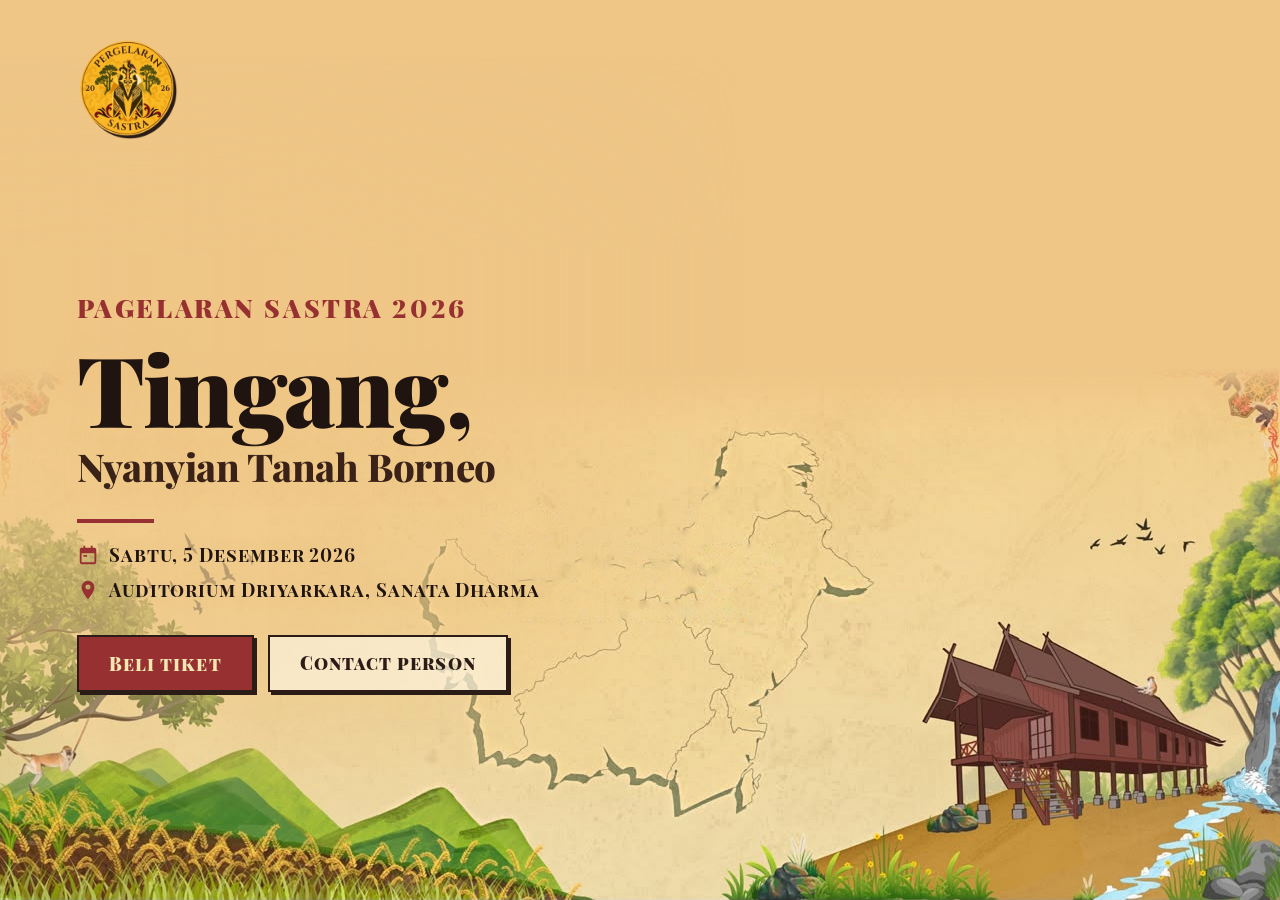
<file: index.html>
<!DOCTYPE html>
<html lang="id">
<head>
  <meta charset="UTF-8">
  <meta name="viewport" content="width=device-width, initial-scale=1, viewport-fit=cover">
  <meta name="theme-color" content="#973031">
  <title>Pagelaran Sastra 2026 - Tiket</title>
  <link rel="preconnect" href="https://fonts.googleapis.com">
  <link rel="preconnect" href="https://fonts.gstatic.com" crossorigin>
  <link href="https://fonts.googleapis.com/css2?family=Bowlby+One&family=Hanken+Grotesk:wght@400;500;700;800&family=Playfair+Display:wght@700;800;900&family=Playfair+Display+SC:wght@700;900&display=swap" rel="stylesheet">
  <link rel="stylesheet" href="style.css">
</head>
<body>
  <main class="page">

    <section id="view-home" class="view">
      <div class="landing">
        <div class="landing-bg" aria-hidden="true"></div>

        <header class="landing-top">
          <img class="landing-logo" src="logo.png" alt="Logo Pagelaran Sastra">
        </header>

        <div class="landing-content">
          <p class="kicker" id="eventName">Pagelaran Sastra 2026</p>
          <h1>
            <span class="h1-a">Tingang,</span>
            <span class="h1-b">Nyanyian Tanah Borneo</span>
          </h1>
          <ul class="landing-info">
            <li>
              <svg viewBox="0 0 24 24" width="22" height="22" aria-hidden="true"><path fill="currentColor" d="M7 2v2H5a2 2 0 0 0-2 2v14a2 2 0 0 0 2 2h14a2 2 0 0 0 2-2V6a2 2 0 0 0-2-2h-2V2h-2v2H9V2H7Zm-2 8h14v10H5V10Zm2 2v2h4v-2H7Z"/></svg>
              <span id="metaDate"></span>
            </li>
            <li>
              <svg viewBox="0 0 24 24" width="22" height="22" aria-hidden="true"><path fill="currentColor" d="M12 2a7 7 0 0 0-7 7c0 5.25 7 13 7 13s7-7.75 7-13a7 7 0 0 0-7-7Zm0 9.5A2.5 2.5 0 1 1 12 6a2.5 2.5 0 0 1 0 5.5Z"/></svg>
              <span id="metaLocation"></span>
            </li>
          </ul>
          <div class="landing-cta">
            <button class="btn btn-red js-buy">Beli tiket</button>
            <a class="btn btn-outline" id="btnContact" target="_blank" rel="noopener">Contact person</a>
          </div>
        </div>
      </div>
    </section>

    <section id="view-tickets" class="view" hidden>
      <header class="step-head">
        <p class="step-label">Langkah 1 dari 3</p>
        <h2>Pilih kategori dan jumlah tiket</h2>
      </header>

      <div class="promo">
        <label for="promoInput">Punya kode promo?</label>
        <div class="promo-row">
          <input id="promoInput" type="text" placeholder="Masukkan kode bundling atau flash sale" autocomplete="off">
          <button id="btnPromo" class="btn btn-teal">Pakai kode</button>
        </div>
        <p id="promoMsg" class="promo-msg" role="status"></p>
      </div>

      <div id="ticketGrid"></div>

      <div class="nav-row center">
        <button id="btnBackHome" class="btn btn-ghost">Kembali</button>
      </div>
    </section>

    <section id="view-data" class="view narrow" hidden>
      <header class="step-head">
        <p class="step-label" id="dataStepLabel"></p>
        <h2 id="dataTitle"></h2>
        <div class="dots" id="dataDots"></div>
      </header>

      <div class="summary">
        <div><span>Kategori</span><b id="sumKategori"></b></div>
        <div><span>Tiket ke</span><b id="sumKe"></b></div>
        <div class="sum-total"><span>Total bayar</span><b id="sumTotal"></b></div>
      </div>

      <form id="personForm" novalidate>
        <div class="field">
          <label for="fEmail">Alamat email</label>
          <input id="fEmail" type="email" placeholder="email@contoh.com" autocomplete="email">
          <p class="hint">Bukti pemesanan akan dikirim ke email ini.</p>
          <p class="err" data-err="email"></p>
        </div>
        <div class="field">
          <label for="fNama">Nama lengkap</label>
          <input id="fNama" type="text" placeholder="Nama sesuai identitas" autocomplete="name">
          <p class="err" data-err="nama"></p>
        </div>
        <div class="field">
          <label for="fHp">Nomor HP / WhatsApp</label>
          <input id="fHp" type="tel" placeholder="08xxxxxxxxxx" autocomplete="tel">
          <p class="err" data-err="hp"></p>
        </div>
        <div class="field">
          <label for="fInstansi">Asal institusi</label>
          <input id="fInstansi" type="text" placeholder="Universitas / Sekolah / Komunitas">
          <p class="err" data-err="instansi"></p>
        </div>
        <div class="field">
          <label for="fInfo">Dapat informasi acara dari mana?</label>
          <input id="fInfo" type="text" placeholder="Instagram / Teman / Poster / dll">
          <p class="err" data-err="info"></p>
        </div>
        <div class="field" id="studentField" hidden>
          <label>Foto kartu pelajar</label>
          <div id="cardDrop" class="dropzone" tabindex="0" role="button">
            <input id="cardInput" type="file" accept="image/jpeg,image/png,image/heic,image/heif,image/webp" hidden>
            <img id="cardPreview" alt="Pratinjau kartu pelajar" hidden>
            <p id="cardText">Klik untuk upload foto kartu pelajar</p>
            <small>Foto harus jelas dan terbaca. JPG, PNG, HEIC</small>
          </div>
          <p class="err" data-err="card"></p>
        </div>
        <div class="nav-row">
          <button type="button" id="btnDataBack" class="btn btn-ghost">Kembali</button>
          <button type="submit" id="btnDataNext" class="btn btn-red grow"></button>
        </div>
      </form>
      <p class="foot-note">Tiket yang sudah dibeli tidak dapat dikembalikan. Dimohon membawa bukti pemesanan saat masuk ke dalam venue.</p>
    </section>

    <section id="view-pay" class="view narrow" hidden>
      <header class="step-head">
        <p class="step-label">Langkah 3 dari 3</p>
        <h2>Bukti pembayaran</h2>
      </header>

      <div class="summary" id="paySummary"></div>

      <div class="pay-box">
        <p class="pay-title">Transfer bank</p>
        <div class="bank">
          <div>
            <b id="bankName"></b>
            <small id="bankHolder"></small>
          </div>
          <div class="bank-num">
            <code id="bankNumber"></code>
            <button type="button" id="btnCopy" class="btn btn-teal btn-sm">Salin</button>
          </div>
        </div>
        <p class="or">atau</p>
        <p class="pay-title">Scan QRIS</p>
        <div class="qris">
          <img id="qrisImg" alt="QRIS pembayaran" onerror="this.replaceWith(Object.assign(document.createElement('p'),{className:'qris-missing',textContent:'Gambar QRIS belum tersedia. Gunakan transfer bank.'}))">
        </div>
      </div>

      <div class="field">
        <label>Upload bukti pembayaran</label>
        <div id="dropzone" class="dropzone" tabindex="0" role="button">
          <input id="proofInput" type="file" accept="image/jpeg,image/png,image/heic,image/heif,image/webp" hidden>
          <img id="proofPreview" alt="Pratinjau bukti pembayaran" hidden>
          <p id="dropText">Klik atau seret foto bukti transfer ke sini</p>
          <small>JPG, PNG, HEIC. Maksimal 5 MB</small>
        </div>
        <p class="err" id="proofErr"></p>
      </div>

      <p id="submitErr" class="err big"></p>
      <div class="nav-row">
        <button type="button" id="btnPayBack" class="btn btn-ghost">Kembali</button>
        <button type="button" id="btnSubmit" class="btn btn-red grow">Kirim pemesanan</button>
      </div>
      <p class="foot-note">Pastikan foto bukti pembayaran sudah benar sebelum dikirim.</p>
    </section>

    <section id="view-done" class="view" hidden>
      <div class="conf">
        <header class="conf-head">
          <div class="conf-stamp">
            <svg viewBox="0 0 24 24" aria-hidden="true"><path fill="none" stroke="currentColor" stroke-width="3.2" stroke-linecap="round" stroke-linejoin="round" d="M4.5 12.8l4.6 4.6L19.5 7"/></svg>
          </div>
          <div>
            <span class="conf-kicker">Pesanan terkirim</span>
            <h2>Terima kasih!</h2>
            <p class="conf-lead">Pemesananmu sudah kami terima dan sedang menunggu verifikasi panitia.</p>
          </div>
        </header>

        <div class="conf-grid">
          <div class="conf-main">
            <article class="ticket">
              <div class="ticket-main">
                <div class="ticket-brand">
                  <img src="logo.png" alt="Logo Pagelaran Sastra">
                  <div>
                    <small>Bukti pemesanan</small>
                    <b id="doneEvent">Pagelaran Sastra 2026</b>
                  </div>
                </div>
                <dl class="ticket-info">
                  <div><dt>Kategori</dt><dd id="doneKategori"></dd></div>
                  <div><dt>Jumlah</dt><dd id="doneQty"></dd></div>
                  <div class="wide"><dt>Atas nama</dt><dd id="doneName"></dd></div>
                  <div class="wide"><dt>Waktu pementasan</dt><dd id="doneDate"></dd></div>
                  <div class="wide"><dt>Lokasi</dt><dd id="doneLoc"></dd></div>
                </dl>
              </div>
              <div class="ticket-stub">
                <small>Kode tiket</small>
                <b id="doneCode"></b>
                <span class="stamp">Menunggu verifikasi</span>
                <button type="button" id="btnCopyCode" class="btn btn-teal btn-sm">Salin kode</button>
              </div>
            </article>

            <div class="total-bar">
              <span>Total bayar</span>
              <b id="doneTotal"></b>
            </div>
            <p id="doneMail" class="conf-mail"></p>
          </div>

          <aside class="conf-side">
            <h3>Langkah selanjutnya</h3>
            <ol class="timeline">
              <li class="done">
                <span class="dot">&#10003;</span>
                <div><b>Pesanan diterima</b><p>Bukti pemesanan sudah dikirim ke emailmu.</p></div>
              </li>
              <li class="now">
                <span class="dot">2</span>
                <div><b>Verifikasi panitia</b><p>Panitia mengecek bukti pembayaran yang kamu upload.</p></div>
              </li>
              <li>
                <span class="dot">3</span>
                <div><b>Tiket aktif</b><p>Setelah terverifikasi, kamu menerima email konfirmasi.</p></div>
              </li>
            </ol>
            <button id="btnAgain" class="btn btn-ghost conf-back">Kembali ke beranda</button>
          </aside>
        </div>
      </div>
    </section>

  </main>

  <div id="modalQty" class="modal" hidden>
    <div class="modal-card" role="dialog" aria-modal="true" aria-labelledby="mqTitle">
      <span class="tag" id="mqTag"></span>
      <h3 id="mqTitle"></h3>
      <p class="mq-price" id="mqPrice"></p>
      <div class="qty-ctrl" id="mqCtrl">
        <button type="button" id="mqMinus" class="qty-btn" aria-label="Kurangi">-</button>
        <output id="mqVal">1</output>
        <button type="button" id="mqPlus" class="qty-btn" aria-label="Tambah">+</button>
      </div>
      <p class="qty-note" id="mqNote"></p>
      <p class="qty-note" id="mqInfo" hidden><b>Paket bundling ini hanya untuk tiket kategori Reguler (Hudoq).</b></p>
      <p class="qty-total">Total <b id="mqTotal"></b></p>
      <div class="nav-row">
        <button type="button" id="mqCancel" class="btn btn-ghost">Batal</button>
        <button type="button" id="mqOk" class="btn btn-red grow">Lanjut</button>
      </div>
    </div>
  </div>

  <div id="modalConfirm" class="modal" hidden>
    <div class="modal-card" role="dialog" aria-modal="true" aria-labelledby="cfTitle">
      <h3 id="cfTitle">Yakin memesan tiket ini?</h3>
      <p class="cf-text" id="cfText"></p>
      <p class="qty-total">Total <b id="cfTotal"></b></p>
      <div class="nav-row">
        <button type="button" id="cfBack" class="btn btn-ghost">Ubah</button>
        <button type="button" id="cfOk" class="btn btn-red grow">Ya, saya yakin</button>
      </div>
    </div>
  </div>

  <div id="modalNet" class="modal" hidden>
    <div class="modal-card" role="alertdialog" aria-modal="true" aria-labelledby="netTitle" aria-describedby="netText">
      <h3 id="netTitle">Pengiriman gagal</h3>
      <p class="cf-text" id="netText">Bukti pembayaran tidak bisa dikirim, mohon cek jaringan Anda kemudian coba lagi.</p>
      <p class="hint">Data dan foto yang sudah kamu isi tetap tersimpan.</p>
      <div class="nav-row">
        <button type="button" id="netClose" class="btn btn-ghost">Tutup</button>
        <button type="button" id="netRetry" class="btn btn-red grow">Coba lagi</button>
      </div>
    </div>
  </div>

  <div id="loader" class="loader" hidden><div class="spin"></div><p id="loaderText">Memuat...</p><p class="loader-sub" id="loaderSub">Mohon tunggu sebentar</p></div>
  <div id="toast" class="toast" role="status"></div>

  <script src="script.js"></script>
</body>
</html>
</file>
<file: style.css>
:root {
  --red: #973031;
  --red-dark: #6f2223;
  --cream: #f4e7b2;
  --paper: #fbf5dc;
  --gold: #fad68a;
  --teal: #597928;
  --teal-dark: #435c1e;
  --forest: #2b1c17;
  --orange: #e0a85e;
  --line: 2.5px solid var(--forest);
  --shadow: 4px 4px 0 var(--forest);
  --shadow-sm: 3px 3px 0 var(--forest);
  --display: "Bowlby One", "Impact", sans-serif;
  --body: "Hanken Grotesk", system-ui, sans-serif;
}

* { box-sizing: border-box; margin: 0; padding: 0; }
[hidden] { display: none !important; }

body {
  font-family: var(--body);
  color: var(--forest);
  background-color: var(--cream);
  min-height: 100vh;
  line-height: 1.5;
}

.page {
  width: min(1080px, 100% - 32px);
  margin: 0 auto;
  padding: 28px 0 64px;
}
.narrow { max-width: 620px; margin: 0 auto; }

h1, h2 { font-family: var(--display); font-weight: 400; line-height: 1.1; letter-spacing: 0.01em; }

.btn {
  font-family: var(--display);
  font-size: 16px;
  letter-spacing: 0.03em;
  padding: 13px 22px;
  border: var(--line);
  background: #fff;
  color: var(--forest);
  cursor: pointer;
  box-shadow: var(--shadow-sm);
  transition: transform 0.08s, box-shadow 0.08s;
  text-decoration: none;
  display: inline-block;
  text-align: center;
}
@media (hover: hover) {
  .btn:hover:not(:disabled) { transform: translate(-1px, -1px); box-shadow: 5px 5px 0 var(--forest); }
}
.btn:active:not(:disabled) { transform: translate(3px, 3px); box-shadow: 0 0 0 var(--forest); }
.btn:disabled { opacity: 0.45; cursor: not-allowed; box-shadow: none; }
.btn-red { background: var(--red); color: var(--cream); }
.btn-teal { background: var(--teal); color: var(--cream); }
.btn-ghost { background: var(--paper); }
.btn-sm { padding: 8px 14px; font-size: 13px; }
.grow { flex: 1; }
:focus-visible { outline: 3px solid var(--orange); outline-offset: 2px; }

.step-head { text-align: center; margin: 12px 0 26px; }
.step-label { font-size: 14px; font-weight: 700; color: var(--red-dark); margin-bottom: 8px; }
.step-head h2 { font-size: clamp(24px, 4vw, 36px); }
.dots { display: flex; justify-content: center; gap: 8px; margin-top: 14px; }
.dots i { width: 12px; height: 12px; border: var(--line); border-radius: 50%; background: #fff; }
.dots i.on { background: var(--red); }
.dots i.done { background: var(--teal); }

.promo {
  background: #fff;
  border: var(--line);
  box-shadow: var(--shadow-sm);
  padding: 18px 20px;
  margin-bottom: 28px;
}
.promo label { font-weight: 800; display: block; margin-bottom: 8px; }
.promo-row { display: flex; gap: 10px; flex-wrap: wrap; }
.promo-row input { flex: 1 1 220px; }
.promo-msg { margin-top: 10px; font-size: 14px; font-weight: 700; }
.promo-msg:empty { display: none; }
.promo-msg.ok { color: var(--teal-dark); }
.promo-msg.bad { color: var(--red-dark); }

input[type="text"], input[type="email"], input[type="tel"] {
  width: 100%;
  font: inherit;
  font-weight: 500;
  padding: 12px 14px;
  border: var(--line);
  background: var(--paper);
  color: var(--forest);
}
input::placeholder { color: rgba(43, 28, 23, 0.5); }
input:focus { outline: none; background: #fff; box-shadow: 3px 3px 0 var(--teal); }
input.invalid { border-color: var(--red-dark); background: #f6dbd5; }

.grid {
  display: grid;
  grid-auto-flow: column;
  grid-auto-columns: minmax(270px, 1fr);
  gap: 20px;
  overflow-x: auto;
  padding: 4px 8px 14px 4px;
  scroll-snap-type: x proximity;
}
.grid > * { scroll-snap-align: start; }

.tcard {
  background: #fff;
  border: var(--line);
  box-shadow: var(--shadow);
  display: flex; flex-direction: column;
  transition: transform 0.1s;
}
.tcard .top { padding: 24px 24px 18px; flex: 1; }
.tcard .tag { display: inline-block; font-size: 12px; font-weight: 800; background: var(--orange); border: 2px solid var(--forest); padding: 1px 8px; margin-bottom: 10px; }
.tcard h3 { font-family: var(--display); font-weight: 400; font-size: 32px; }
.tcard .price { font-size: 26px; font-weight: 800; color: var(--red-dark); margin-top: 4px; }
.tcard .price small { font-size: 13px; font-weight: 500; color: var(--forest); }
.tcard .price.hidden-price { font-size: 16px; font-weight: 700; color: var(--forest); opacity: 0.75; margin-top: 8px; }
.tcard .stock { border-top: var(--line); padding: 16px 24px; font-size: 14px; }
.tcard .stock div { display: flex; justify-content: space-between; margin-bottom: 6px; font-weight: 700; }
.bar { height: 10px; border: 2px solid var(--forest); background: var(--paper); }
.bar i { display: block; height: 100%; background: var(--teal); }
.bar i.low { background: var(--red); }
.tcard > button { margin: 0 24px 24px; box-shadow: none; padding: 15px 22px; }
.tcard.soon, .tcard.ended, .tcard.soldout { background: #e6dbb6; box-shadow: none; }
.tcard.soon .top, .tcard.ended .top, .tcard.soldout .top { opacity: 0.55; }
.tcard.soon .btn, .tcard.ended .btn, .tcard.soldout .btn { background: #d6c9a0; }

.qty-ctrl { display: flex; justify-content: center; align-items: center; gap: 22px; margin: 12px 0; }
.qty-ctrl output { font-family: var(--display); font-size: 40px; min-width: 50px; }
.qty-btn { width: 42px; height: 42px; font-family: var(--display); font-size: 22px; border: var(--line); background: var(--teal); color: var(--cream); cursor: pointer; box-shadow: 2px 2px 0 var(--forest); }
.qty-btn:disabled { opacity: 0.4; cursor: not-allowed; }
.qty-note { font-size: 13px; min-height: 18px; }
.qty-total { margin-top: 8px; font-size: 15px; }
.qty-total b { font-size: 20px; color: var(--red-dark); margin-left: 6px; }

.nav-row { display: flex; gap: 12px; margin-top: 26px; }
.nav-row.center { justify-content: center; flex-wrap: wrap; }

.summary { background: #fff; border: var(--line); box-shadow: var(--shadow); padding: 6px 20px; margin-bottom: 26px; }
.summary > div { display: flex; justify-content: space-between; gap: 12px; padding: 12px 0; border-bottom: 2px dashed rgba(43, 28, 23, 0.3); font-size: 14px; }
.summary > div:last-child { border-bottom: 0; }
.summary span { font-weight: 500; }
.summary b { text-align: right; }
.summary .sum-total b { font-family: var(--display); font-weight: 400; font-size: 24px; color: var(--red-dark); }
.summary .person { flex-direction: column; gap: 2px; }
.summary .person small { font-size: 13px; opacity: 0.75; }

.field { margin-bottom: 18px; }
.field label { display: block; font-weight: 800; font-size: 14px; margin-bottom: 6px; }
.hint { font-size: 13px; margin-top: 5px; opacity: 0.75; }
.err { color: var(--red-dark); font-size: 13px; font-weight: 700; margin-top: 5px; }
.err.big { font-size: 15px; text-align: center; margin-top: 10px; }

.foot-note { text-align: center; font-size: 13px; margin-top: 26px; opacity: 0.75; }

.pay-box { background: #fff; border: var(--line); box-shadow: var(--shadow); padding: 20px; margin-bottom: 26px; }
.pay-title { font-family: var(--display); font-size: 16px; margin-bottom: 12px; }
.bank { display: flex; flex-wrap: wrap; justify-content: space-between; align-items: center; gap: 12px; }
.bank small { display: block; font-size: 13px; opacity: 0.75; }
.bank-num { display: flex; align-items: center; gap: 12px; }
.bank-num code { font-size: 20px; font-weight: 800; letter-spacing: 0.06em; }
.or { text-align: center; margin: 18px 0; font-weight: 700; position: relative; }
.or::before, .or::after { content: ""; position: absolute; top: 50%; width: 38%; border-top: 2px dashed rgba(43, 28, 23, 0.3); }
.or::before { left: 0; }
.or::after { right: 0; }
.qris { display: grid; place-items: center; }
.qris img { width: min(340px, 100%); height: auto; border: var(--line); background: #fff; }
.qris-missing { font-size: 13px; padding: 30px; border: 2px dashed var(--forest); }

.dropzone {
  border: 2.5px dashed var(--forest);
  background: var(--paper);
  padding: 30px 18px;
  text-align: center;
  cursor: pointer;
}
.dropzone:hover, .dropzone.over { background: var(--cream); }
.dropzone p { font-weight: 800; color: var(--teal-dark); }
.dropzone small { display: block; margin-top: 4px; opacity: 0.7; }
.dropzone img { max-width: 100%; max-height: 260px; margin-top: 14px; border: var(--line); }
.dropzone.has p { color: var(--forest); }
.dropzone.has { padding: 0; display: flex; flex-direction: column; overflow: hidden; }
.dropzone.has img {
  order: -1; display: block;
  width: 100%; max-width: none; max-height: min(75vh, 640px);
  margin: 0; border: 0; border-bottom: var(--line);
  object-fit: contain; background: #fff;
}
.dropzone.has p { padding: 14px 16px 0; }
.dropzone.has small { padding: 2px 16px 14px; margin: 0; }
@media (hover: hover) { .dropzone.has:hover img { filter: brightness(0.94); } }

.conf { display: grid; gap: 26px; }
.conf-head {
  display: flex; align-items: center; gap: clamp(16px, 3vw, 26px);
  color: var(--cream);
  background:
    radial-gradient(circle, rgba(250, 214, 138, 0.28) 7px, transparent 8px) 0 0 / 30px 30px,
    var(--red);
  border: var(--line);
  box-shadow: var(--shadow);
  padding: clamp(20px, 4vw, 36px);
}
.conf-stamp {
  flex: none;
  width: clamp(64px, 9vw, 92px); aspect-ratio: 1;
  display: grid; place-items: center;
  border-radius: 50%;
  background: var(--gold); color: var(--forest);
  border: var(--line); box-shadow: 3px 3px 0 var(--forest);
}
.conf-stamp svg { width: 54%; height: 54%; }
.conf-kicker { display: inline-block; background: var(--cream); color: var(--forest); border: 2px solid var(--forest); padding: 2px 12px; font-weight: 800; font-size: 13px; margin-bottom: 10px; }
.conf-head h2 { font-size: clamp(30px, 5vw, 50px); color: var(--cream); }
.conf-lead { margin-top: 8px; max-width: 54ch; color: var(--paper); font-size: clamp(14px, 1.6vw, 16px); }

.conf-grid { display: grid; grid-template-columns: minmax(0, 1.6fr) minmax(0, 1fr); gap: 26px; align-items: start; }

.ticket {
  position: relative; overflow: hidden;
  display: grid; grid-template-columns: minmax(0, 1fr) 240px;
  background: #fff;
  border: var(--line);
  box-shadow: var(--shadow);
}
.ticket-main { padding: clamp(20px, 3vw, 30px); }
.ticket-brand { display: flex; align-items: center; gap: 14px; margin-bottom: 22px; }
.ticket-brand img { width: 62px; height: 62px; flex: none; }
.ticket-brand small { display: block; font-size: 12px; font-weight: 800; letter-spacing: 0.12em; text-transform: uppercase; color: var(--red); }
.ticket-brand b { font-family: var(--display); font-weight: 400; font-size: clamp(18px, 2.4vw, 24px); line-height: 1.15; }
.ticket-info { display: grid; grid-template-columns: 1fr 1fr; gap: 18px 20px; }
.ticket-info .wide { grid-column: 1 / -1; }
.ticket-info dt { font-size: 12px; font-weight: 800; letter-spacing: 0.1em; text-transform: uppercase; opacity: 0.6; }
.ticket-info dd { font-size: 17px; font-weight: 800; margin-top: 2px; overflow-wrap: anywhere; }

.ticket-stub {
  position: relative;
  display: grid; align-content: center; justify-items: center; gap: 12px;
  text-align: center;
  padding: 26px 20px;
  background: var(--gold);
  border-left: 2.5px dashed var(--forest);
}
.ticket-stub::before, .ticket-stub::after {
  content: ""; position: absolute; left: -15px;
  width: 28px; height: 28px; border-radius: 50%;
  background: var(--cream); border: var(--line);
}
.ticket-stub::before { top: -15px; }
.ticket-stub::after { bottom: -15px; }
.ticket-stub small { font-size: 12px; font-weight: 800; letter-spacing: 0.14em; text-transform: uppercase; }
.ticket-stub b { font-family: var(--display); font-weight: 400; font-size: clamp(19px, 2.2vw, 24px); line-height: 1.25; color: var(--red); overflow-wrap: anywhere; }
.stamp { display: inline-block; transform: rotate(-3deg); background: var(--cream); border: var(--line); box-shadow: 2px 2px 0 var(--forest); padding: 4px 10px; font-size: 11px; font-weight: 800; letter-spacing: 0.06em; text-transform: uppercase; }

.total-bar { display: flex; justify-content: space-between; align-items: center; gap: 16px; margin-top: 24px; padding: 16px 24px; background: var(--teal); color: var(--cream); border: var(--line); box-shadow: var(--shadow); }
.total-bar span { font-weight: 800; font-size: 14px; letter-spacing: 0.08em; text-transform: uppercase; }
.total-bar b { font-family: var(--display); font-weight: 400; font-size: clamp(24px, 4vw, 34px); color: var(--gold); }
.conf-mail { margin-top: 20px; padding: 12px 16px; font-size: 14px; background: var(--paper); border: 2px dashed var(--forest); overflow-wrap: anywhere; }

.conf-side { background: #fff; border: var(--line); box-shadow: var(--shadow); padding: clamp(20px, 3vw, 28px); }
.conf-side h3 { font-family: var(--display); font-weight: 400; font-size: 20px; margin-bottom: 20px; }
.timeline { list-style: none; position: relative; display: grid; gap: 24px; }
.timeline::before { content: ""; position: absolute; left: 17px; top: 20px; bottom: 20px; border-left: 3px dashed rgba(43, 28, 23, 0.35); }
.timeline li { position: relative; display: flex; gap: 16px; }
.timeline .dot { position: relative; z-index: 1; flex: none; width: 36px; height: 36px; display: grid; place-items: center; border-radius: 50%; background: #fff; border: var(--line); font-family: var(--display); font-size: 14px; }
.timeline .done .dot { background: var(--teal); color: var(--cream); }
.timeline .now .dot { background: var(--orange); }
.timeline b { display: block; font-size: 16px; }
.timeline p { font-size: 14px; opacity: 0.85; margin-top: 2px; }
.conf-back { width: 100%; margin-top: 28px; }

@media (max-width: 900px) {
  .conf-grid { grid-template-columns: 1fr; }
  .ticket { grid-template-columns: 1fr; }
  .ticket-stub { border-left: 0; border-top: 2.5px dashed var(--forest); }
  .ticket-stub::before { top: -15px; left: -15px; }
  .ticket-stub::after { top: -15px; bottom: auto; left: auto; right: -15px; }
}
@media (max-width: 560px) {
  .conf-head { flex-direction: column; align-items: flex-start; }
  .ticket-info { grid-template-columns: 1fr; }
  .total-bar { padding: 14px 18px; }
}

.loader { position: fixed; inset: 0; background: rgba(43, 28, 23, 0.75); display: grid; place-content: center; justify-items: center; gap: 16px; color: var(--cream); font-weight: 800; z-index: 50; }
.loader-sub { font-weight: 500; font-size: 14px; opacity: 0.85; margin-top: -8px; }
.spin { width: 48px; height: 48px; border: 6px solid var(--cream); border-top-color: var(--orange); border-radius: 50%; animation: spin 0.8s linear infinite; }
@keyframes spin { to { transform: rotate(360deg); } }

.toast { position: fixed; left: 50%; bottom: 24px; transform: translate(-50%, 30px); background: var(--forest); color: var(--cream); padding: 10px 18px; font-weight: 700; border: 2px solid var(--cream); opacity: 0; pointer-events: none; transition: 0.2s; z-index: 60; }
.toast.show { opacity: 1; transform: translate(-50%, 0); }

@media (max-width: 640px) {
  .nav-row { flex-direction: column-reverse; }
  .btn { width: 100%; }
  .btn-sm, .qty-btn { width: auto; }
  .qty-btn { width: 42px; }
}

@media (prefers-reduced-motion: reduce) {
  *, *::before, *::after { animation: none !important; transition: none !important; }
}





.view { transition: opacity 0.25s ease; }
.view.leaving { opacity: 0; }
.view.enter { animation: viewIn 0.4s ease both; }
@keyframes viewIn {
  from { opacity: 0; transform: translateY(10px); }
  to { opacity: 1; transform: none; }
}

.page:has(#view-tickets:not([hidden])) { width: min(1240px, 100% - 32px); }

.modal {
  position: fixed; inset: 0; z-index: 40;
  display: grid; place-items: center; padding: 20px;
  background: rgba(43, 28, 23, 0.72);
  animation: fadeBg 0.2s ease both;
}
.modal[hidden] { display: none; }
.modal-card {
  width: min(420px, 100%);
  background: #fff;
  border: var(--line);
  box-shadow: 6px 6px 0 var(--red);
  padding: 28px 26px 24px;
  text-align: center;
  animation: viewIn 0.28s ease both;
}
.modal-card .tag { display: inline-block; font-size: 12px; font-weight: 800; background: var(--orange); border: 2px solid var(--forest); padding: 1px 8px; margin-bottom: 10px; }
.modal-card h3 { font-family: var(--display); font-weight: 400; font-size: 30px; line-height: 1.15; }
.mq-price { font-size: 20px; font-weight: 800; color: var(--red-dark); margin-top: 4px; }
.modal-card .qty-ctrl { margin: 20px 0 8px; }
.cf-text { margin-top: 14px; font-size: 16px; line-height: 1.55; }
.modal-card .qty-total { margin-top: 14px; }
.modal-card .nav-row { margin-top: 22px; }
@keyframes fadeBg { from { opacity: 0; } to { opacity: 1; } }

html { -webkit-text-size-adjust: 100%; }
body { overflow-x: hidden; }
img { max-width: 100%; }
input { font-size: 16px; }
.grid { -webkit-overflow-scrolling: touch; }

@media (min-width: 1440px) {
  .page:has(#view-tickets:not([hidden])) { width: min(1320px, 100% - 64px); }
}

@media (max-width: 1023px) {
  .page { width: min(1080px, 100% - 40px); }
  .page:has(#view-tickets:not([hidden])) { width: min(1080px, 100% - 40px); }
  .grid { grid-auto-columns: calc((100% - 20px) / 2); }
}

@media (max-width: 640px) {
  .page { width: calc(100% - 24px); padding-top: 16px; }
  .page:has(#view-tickets:not([hidden])) { width: calc(100% - 24px); }
  .step-head { margin: 4px 0 20px; }
  .step-head h2 { font-size: 26px; }
  .promo { padding: 16px; margin-bottom: 22px; }
  .promo-row .btn { width: 100%; }
  .grid { grid-auto-columns: 84%; gap: 14px; }
  .tcard h3 { font-size: 28px; }
  .tcard .top { padding: 20px 20px 16px; }
  .tcard .stock { padding: 14px 20px; }
  .tcard > button { margin: 0 20px 20px; }
  .summary { padding: 4px 16px; }
  .pay-box { padding: 16px; }
  .bank { flex-direction: column; align-items: flex-start; }
  .bank-num code { font-size: 18px; }
  .dropzone { padding: 24px 12px; }
  .modal { align-items: end; padding: 0; }
  .modal-card {
    width: 100%; max-width: none;
    border-bottom-width: 0;
    box-shadow: none;
    padding: 24px 20px calc(20px + env(safe-area-inset-bottom));
    animation: sheetUp 0.3s ease both;
  }
  .toast { width: calc(100% - 32px); text-align: center; }
}

@media (max-width: 380px) {
  .btn { padding: 12px 14px; font-size: 15px; }
  .tcard h3 { font-size: 25px; }
  .modal-card h3 { font-size: 26px; }
}

@media (pointer: coarse) {
  .btn-sm { padding: 11px 16px; }
  .qty-btn { width: 48px; height: 48px; }
  .dropzone, .tcard > button { min-height: 48px; }
}

@keyframes sheetUp {
  from { transform: translateY(40px); opacity: 0; }
  to { transform: none; opacity: 1; }
}

.tcard > button { width: auto; }


.page:has(#view-home:not([hidden])) { width: 100%; padding: 0; }

.btn-outline { background: rgba(255, 250, 235, 0.6); color: var(--forest); }

.landing {
  --bodoni: "Playfair Display", "Bodoni Moda", "Bodoni 72", Didot, Georgia, "Times New Roman", serif;
  --cinzel: "Playfair Display SC", "Playfair Display", Georgia, serif;
  position: relative; isolation: isolate; overflow: hidden;
  display: flex; flex-direction: column;
  min-height: 100vh; min-height: 100dvh;
  background-color: #efc686;
  color: #1f140f;
}
.landing-bg {
  position: absolute; left: 0; right: 0; bottom: 0; z-index: -2;
  aspect-ratio: 2560 / 1066;
  background: url("background.jpg") center / 100% 100% no-repeat;
  -webkit-mask-image: linear-gradient(to bottom, transparent 0, #000 12%);
  mask-image: linear-gradient(to bottom, transparent 0, #000 12%);
}
.landing::after {
  content: ""; position: absolute; inset: 0; z-index: -1; pointer-events: none;
  background: linear-gradient(90deg, rgba(239, 198, 134, 0.62) 0%, rgba(239, 198, 134, 0.66) 22%, rgba(239, 198, 134, 0.42) 40%, rgba(239, 198, 134, 0) 58%);
  -webkit-mask-image: linear-gradient(to bottom, transparent 6%, #000 28%, #000 70%, transparent 92%);
  mask-image: linear-gradient(to bottom, transparent 6%, #000 28%, #000 70%, transparent 92%);
}

.landing-top { padding: clamp(18px, 3vw, 40px) clamp(20px, 6vw, 112px) 0; }
.landing-logo { display: block; flex: none; width: clamp(88px, 8vw, 150px); max-width: none; height: auto; filter: drop-shadow(3px 3px 0 var(--forest)); }

.landing-content {
  flex: 1;
  display: flex; flex-direction: column; justify-content: center; align-items: flex-start;
  padding: 16px clamp(20px, 6vw, 112px) clamp(40px, 8vh, 96px);
}
.kicker {
  font-family: var(--cinzel); font-weight: 900;
  font-size: clamp(16px, 1.3vw + 9px, 30px);
  letter-spacing: 0.1em; line-height: 1.2;
  text-transform: uppercase;
  color: var(--red);
  margin-bottom: clamp(8px, 1.2vw, 16px);
}
.landing h1 { font-family: var(--bodoni); color: #1f140f; line-height: 1; text-shadow: 0 0 22px rgba(239, 198, 134, 0.55); }
.landing h1 span { display: block; }
.h1-a { font-weight: 900; font-size: clamp(52px, 7.6vw, 114px); letter-spacing: -0.02em; }
.h1-b { font-weight: 800; font-size: clamp(24px, 3vw, 46px); letter-spacing: -0.01em; margin-top: clamp(6px, 0.9vw, 14px); color: #3a2218; }

.landing-info {
  list-style: none;
  display: flex; flex-direction: column; gap: 10px;
  margin-top: clamp(22px, 2.6vw, 36px);
  padding-top: clamp(16px, 1.8vw, 24px);
  position: relative;
  font-family: var(--cinzel); font-weight: 700;
  font-size: clamp(14px, 0.9vw + 7px, 19px);
  letter-spacing: 0.05em; line-height: 1.35;
  text-shadow: 0 0 14px rgba(239, 198, 134, 0.7);
}
.landing-info::before { content: ""; position: absolute; top: 0; left: 0; width: clamp(56px, 6vw, 88px); height: 4px; background: var(--red); }
.landing-info li { display: flex; align-items: center; gap: 10px; }
.landing-info svg { color: var(--red); flex: none; }

.landing-cta { display: flex; flex-wrap: wrap; gap: 14px; margin-top: clamp(22px, 2.6vw, 34px); }
.landing-cta .btn {
  font-family: var(--cinzel); font-weight: 900; letter-spacing: 0.06em;
  font-size: clamp(15px, 0.5vw + 12px, 18px);
  min-height: 52px; padding: 13px 30px;
}

@keyframes landFade { from { opacity: 0; transform: translateY(16px); } to { opacity: 1; transform: none; } }
@keyframes bgFade { from { opacity: 0; } to { opacity: 1; } }
.landing-bg { animation: bgFade 1.4s ease both; }
.landing::after { animation: bgFade 1.4s ease both; }
.landing-logo { animation: landFade 0.8s ease 0.1s both; }
.kicker { animation: landFade 0.8s ease 0.3s both; }
.h1-a { animation: landFade 0.9s ease 0.45s both; }
.h1-b { animation: landFade 0.9s ease 0.6s both; }
.landing-info { animation: landFade 0.8s ease 0.8s both; }
.landing-cta { animation: landFade 0.8s ease 0.95s both; }

@media (max-width: 900px) {
  .landing::after { display: none; }
  .landing-bg { background-image: url("background-small.jpg"); }
  .landing-content {
    justify-content: flex-start;
    padding-top: clamp(26px, 6vh, 64px);
    padding-bottom: calc(41.7vw + 28px);
  }
}

@media (max-width: 480px) {
  .landing-cta { flex-direction: column; width: 100%; }
  .landing-cta .btn { width: 100%; }
}

@media (max-height: 520px) and (min-width: 901px) {
  .h1-a { font-size: clamp(40px, 7vw, 72px); }
  .landing-content { padding-bottom: 28px; }
  .landing-cta { margin-top: 18px; }
}

.landing { font-variant-numeric: lining-nums; font-feature-settings: "lnum" 1; }

.tcard .tnote { margin-top: 8px; font-size: 13px; font-weight: 700; line-height: 1.35; }

/* GESTRA BANTING HARGA: kartu paling mencolok */
.tcard.banting.open {
  position: relative;
  background: repeating-linear-gradient(135deg, var(--red) 0 14px, var(--red-dark) 14px 28px);
  color: #fff;
  box-shadow: 6px 6px 0 var(--forest);
  transform: rotate(-1.2deg);
  scale: 1.1;
}
.tcard.banting.open .top { color: #fff; }
.tcard.banting.open .tag { background: var(--gold); color: var(--forest); font-size: 13px; letter-spacing: 0.4px; box-shadow: 2px 2px 0 var(--forest); }
.tcard.banting.open h3 { color: var(--gold); text-shadow: 3px 3px 0 var(--forest); font-size: 38px; }
.tcard.banting.open .price { color: #fff; font-size: 34px; text-shadow: 2px 2px 0 var(--forest); }
.tcard.banting.open .price small { color: var(--gold); }
.tcard.banting.open .stock { background: var(--paper); color: var(--forest); }
.tcard.banting.open > button { background: var(--gold); color: var(--forest); border: var(--line); box-shadow: 3px 3px 0 var(--forest); font-weight: 800; }
.tcard .ribbon {
  position: absolute; top: -14px; right: -10px; z-index: 2;
  background: var(--gold); color: var(--red-dark); font-weight: 900; font-size: 13px;
  border: var(--line); padding: 4px 10px; transform: rotate(5deg); box-shadow: 3px 3px 0 var(--forest);
}
@keyframes bantingPulse {
  0%, 100% { transform: rotate(-1.2deg) scale(1); }
  50% { transform: rotate(-1.2deg) scale(1.025); }
}
@media (prefers-reduced-motion: reduce) { .tcard.banting.open { animation: none; } }
#ticketGrid .grid { padding-top: 20px; }
.tcard.banting.open .tag { white-space: nowrap; font-size: 12px; letter-spacing: 0; padding: 1px 6px; }
.tcard.banting.open .price { font-size: 30px; white-space: nowrap; }
.tcard.banting.open .price small { white-space: nowrap; }

/* Kartu & tombol */
.tcard h3.long { font-size: 24px; white-space: nowrap; }
#ticketGrid .grid { padding-bottom: 26px; }
.btn { transition: transform 0.1s ease-out, box-shadow 0.1s ease-out; }
.btn:active:not(:disabled) { transform: translate(4px, 4px); box-shadow: 0 0 0 var(--forest); }
@media (max-width: 640px) { .tcard.banting.open { scale: 1.04; } }
</file>
